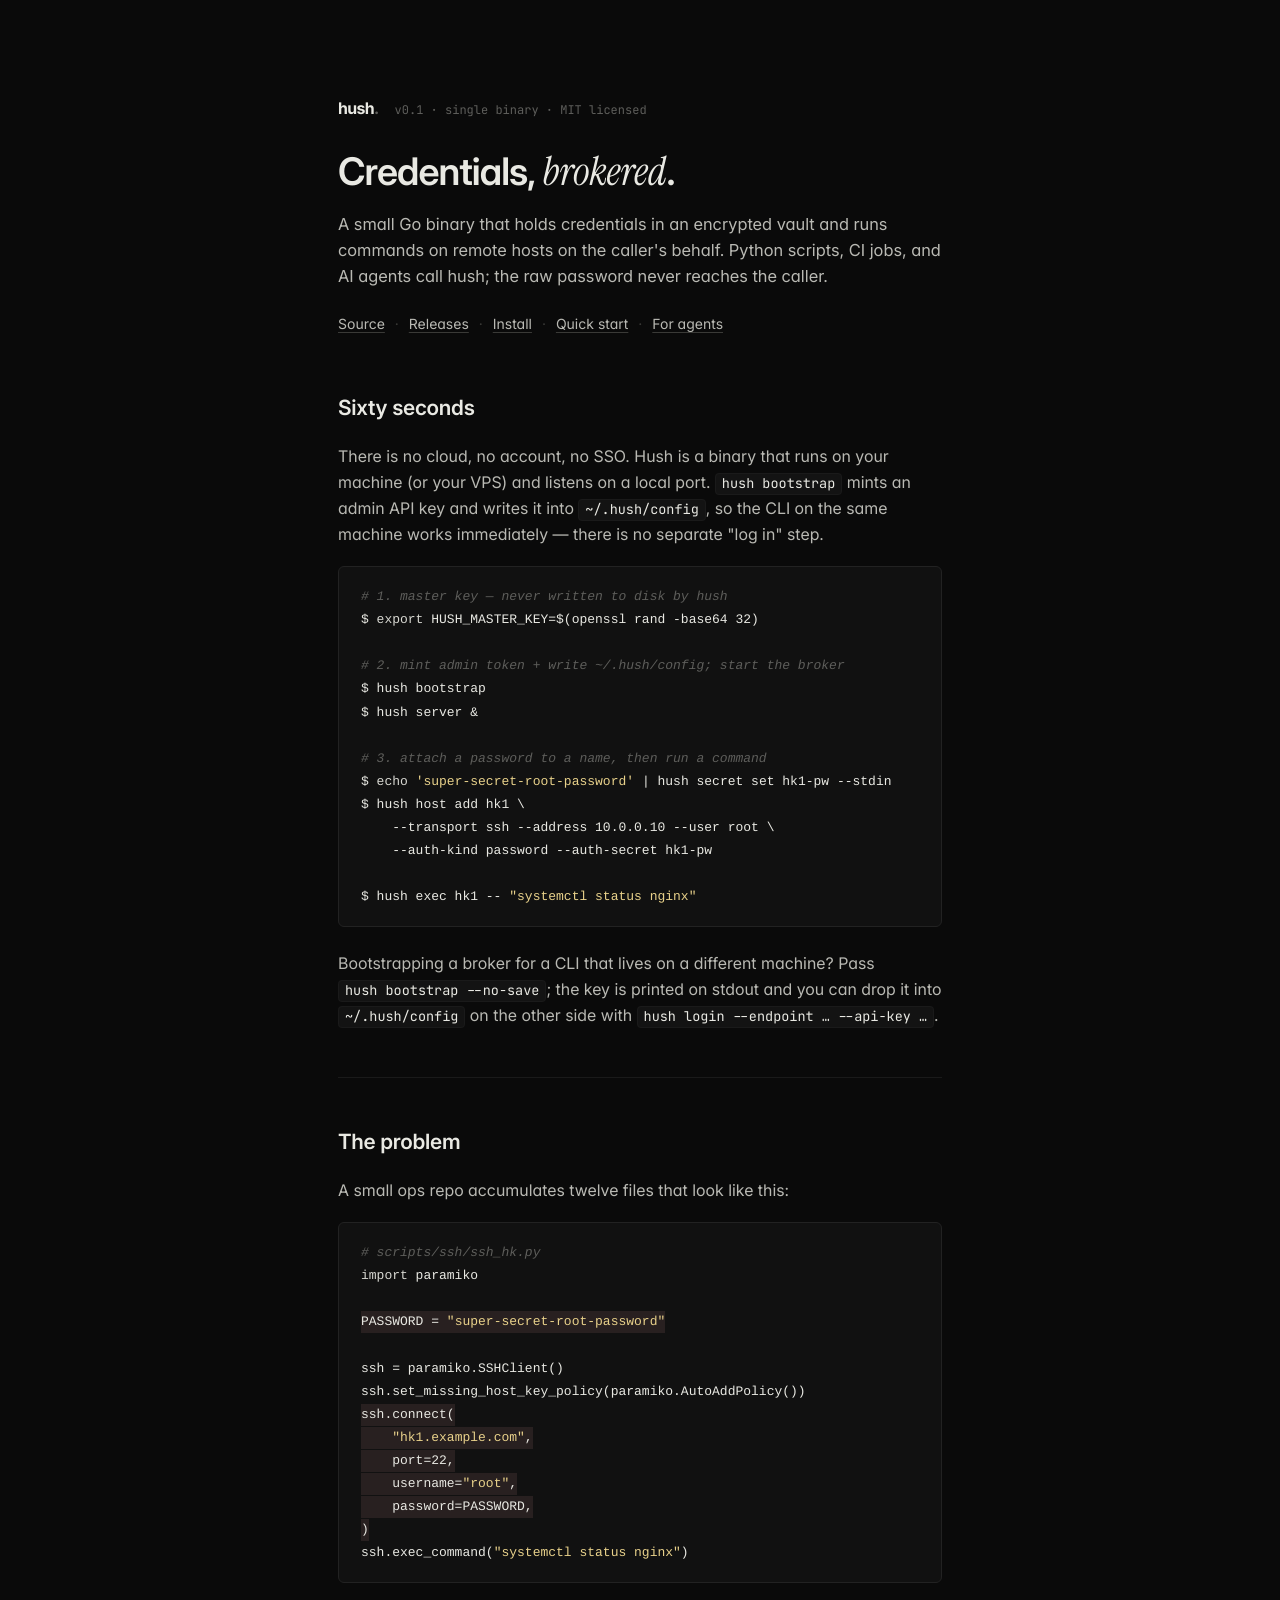
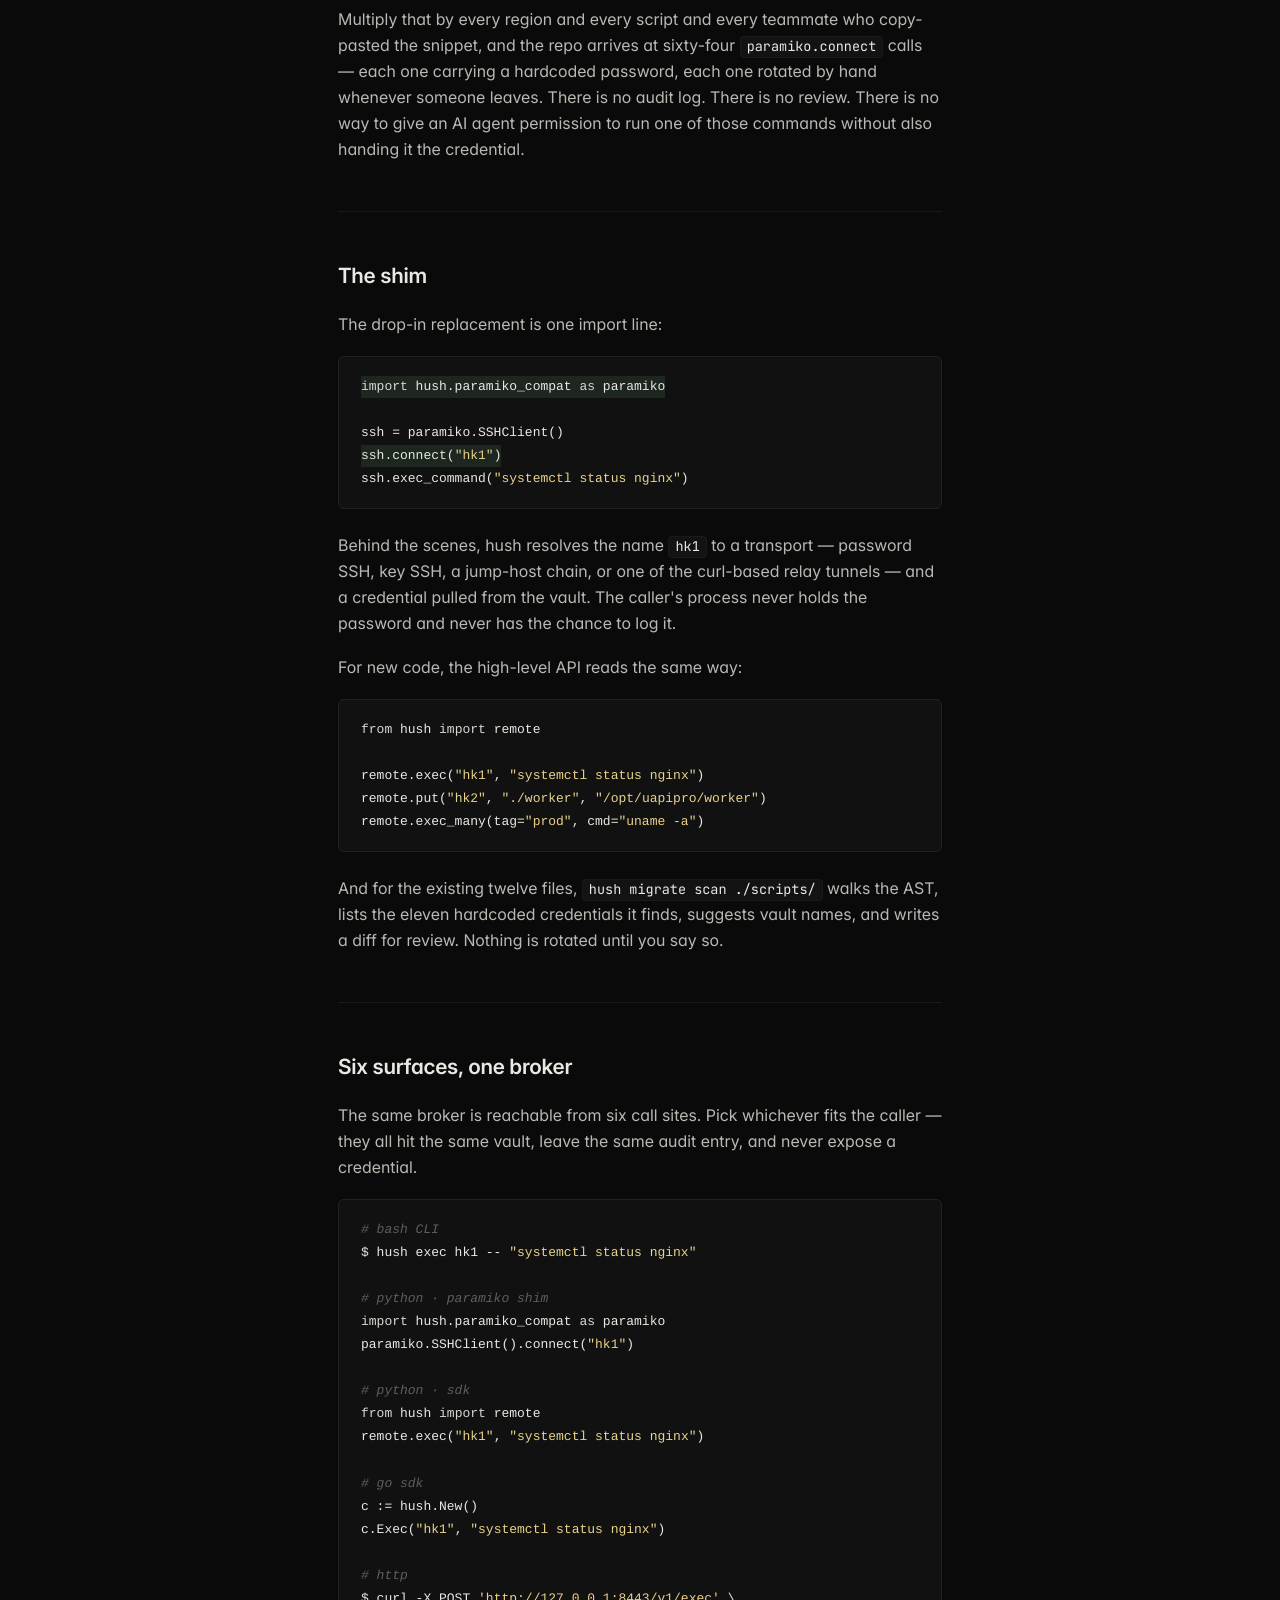
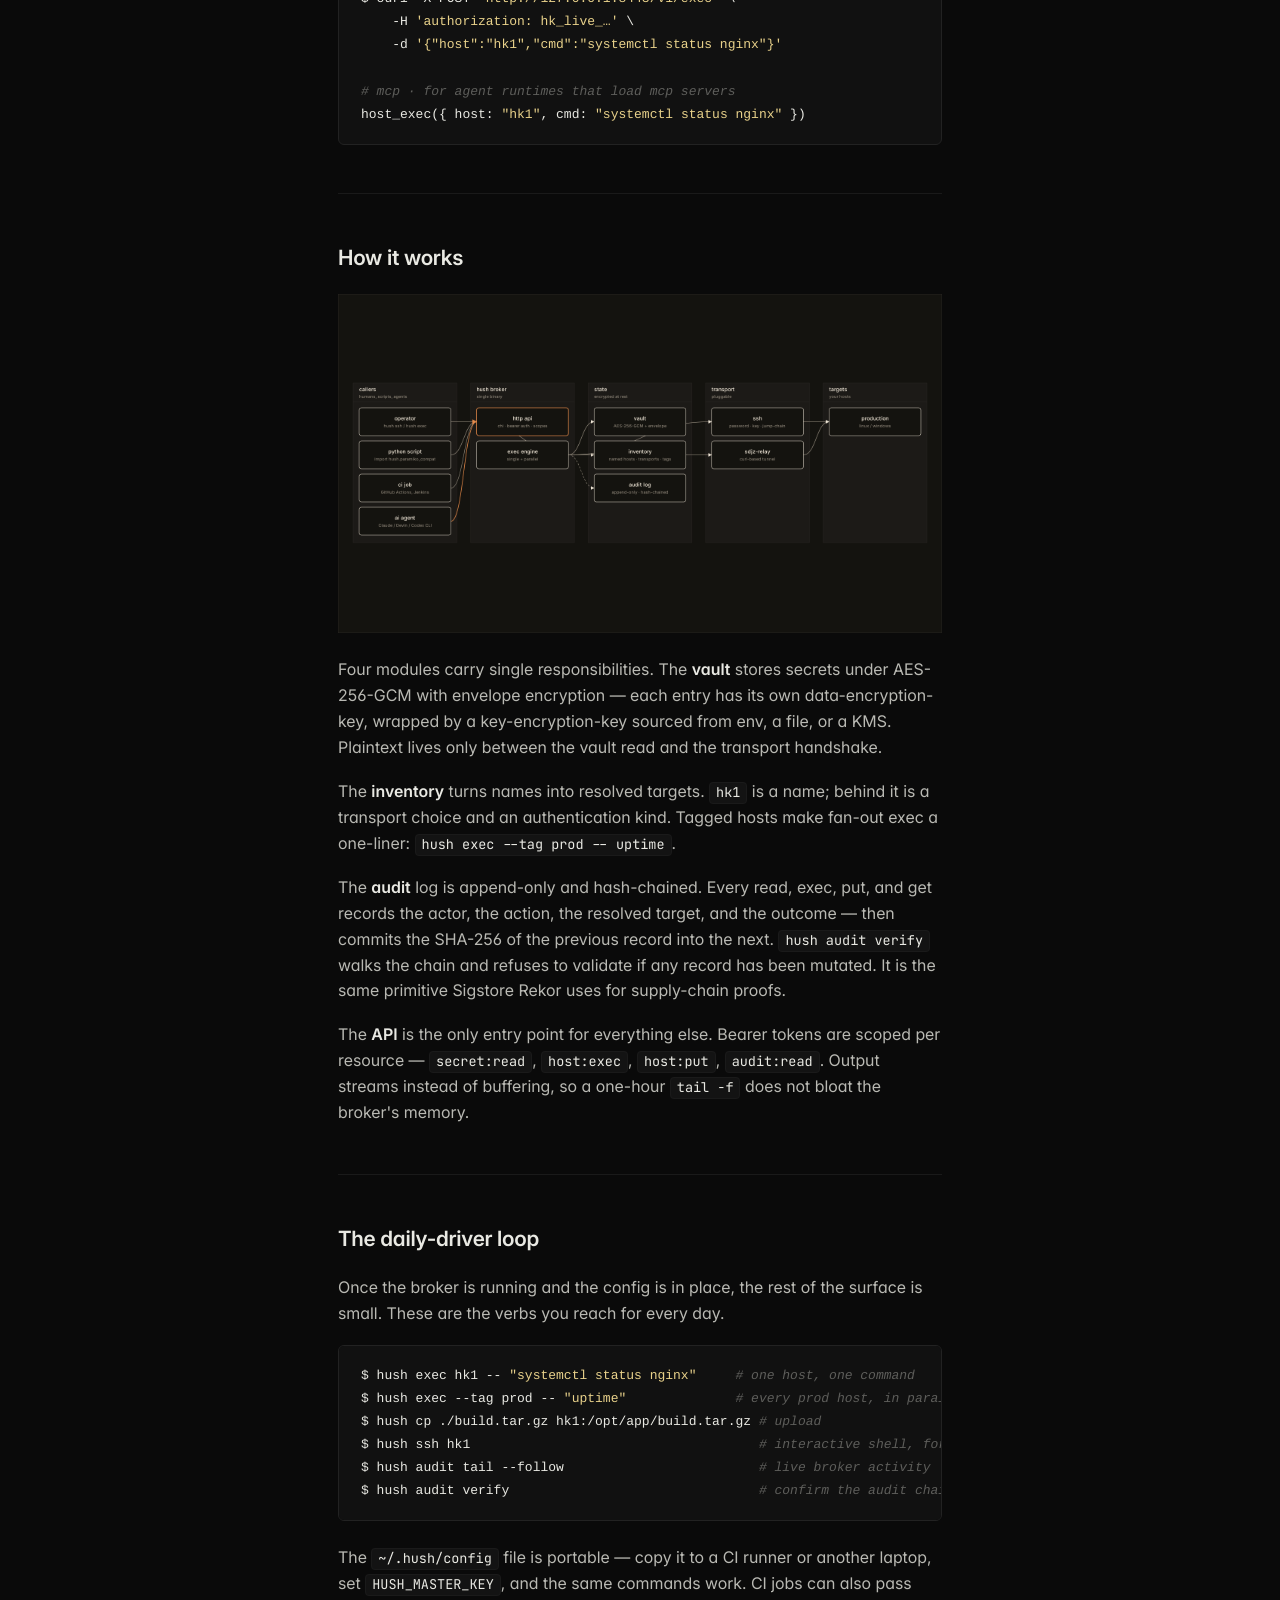
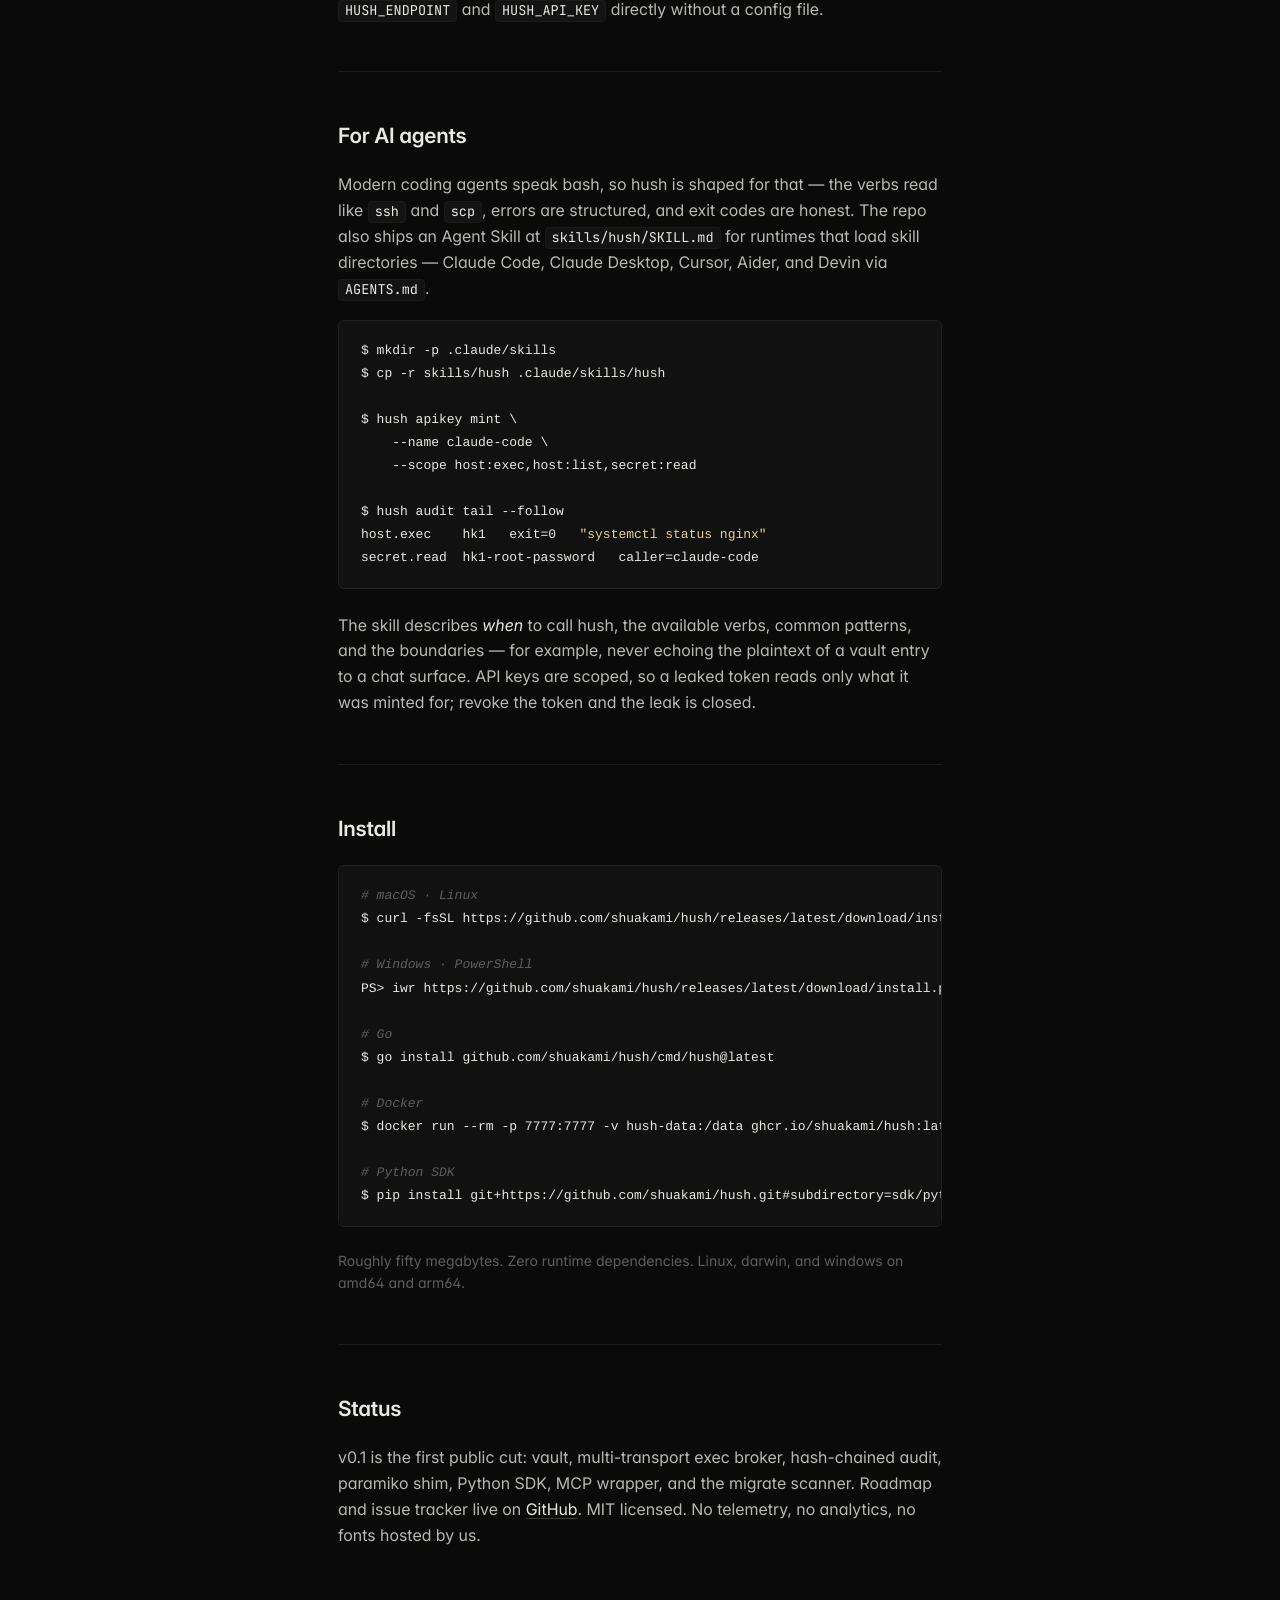
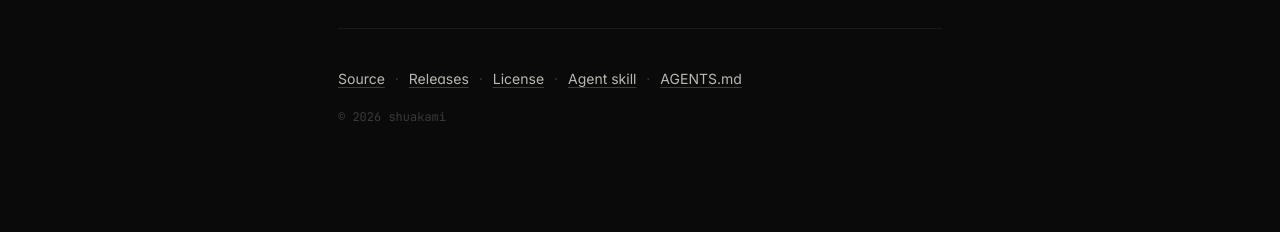
<file: site/index.html>
<!doctype html>
<html lang="en">
<head>
  <meta charset="utf-8">
  <meta name="viewport" content="width=device-width, initial-scale=1, viewport-fit=cover">
  <title>hush — credentials, brokered</title>
  <meta name="description" content="A single Go binary that holds credentials in an encrypted vault and runs commands on remote hosts on the caller's behalf. Python scripts, CI jobs, and AI agents call hush; the raw password never reaches the caller.">

  <meta property="og:title" content="hush — credentials, brokered">
  <meta property="og:description" content="A single Go binary that holds credentials and runs commands on remote hosts on the caller's behalf. Python, CI, and AI agents call hush; the raw password never reaches the caller.">
  <meta property="og:image" content="./assets/og.png">
  <meta property="og:url" content="https://shuakami.github.io/hush/">
  <meta name="twitter:card" content="summary_large_image">

  <link rel="icon" href="./assets/favicon.svg" type="image/svg+xml">
  <link rel="preconnect" href="https://fonts.googleapis.com">
  <link rel="preconnect" href="https://fonts.gstatic.com" crossorigin>
  <link href="https://fonts.googleapis.com/css2?family=Inter:wght@400;500;600;700&family=Instrument+Serif:ital@0;1&family=JetBrains+Mono:wght@400;500&display=swap" rel="stylesheet">
  <link rel="stylesheet" href="./style.css">
</head>
<body>

<article class="doc">

  <header class="doc-head">
    <p class="masthead">
      <a href="./" class="wordmark">hush<span class="dot">.</span></a>
      <span class="masthead-meta">v0.1 · single binary · MIT licensed</span>
    </p>
    <h1>Credentials, <em>brokered</em>.</h1>
    <p class="dek">
      A small Go binary that holds credentials in an encrypted vault and runs commands on remote hosts on the caller's behalf. Python scripts, CI jobs, and AI agents call hush; the raw password never reaches the caller.
    </p>
    <p class="links">
      <a href="https://github.com/shuakami/hush" target="_blank" rel="noopener">Source</a>
      <span class="sep">·</span>
      <a href="https://github.com/shuakami/hush/releases">Releases</a>
      <span class="sep">·</span>
      <a href="#install">Install</a>
      <span class="sep">·</span>
      <a href="#start">Quick start</a>
      <span class="sep">·</span>
      <a href="#agents">For agents</a>
    </p>
  </header>

  <section id="start">
    <h2>Sixty seconds</h2>
    <p>
      There is no cloud, no account, no SSO. Hush is a binary that runs on your machine (or your VPS) and listens on a local port. <code>hush bootstrap</code> mints an admin API key and writes it into <code>~/.hush/config</code>, so the CLI on the same machine works immediately — there is no separate "log in" step.
    </p>
<pre><code><span class="cmt"># 1. master key — never written to disk by hush</span>
$ <span class="kw">export</span> HUSH_MASTER_KEY=$(openssl rand -base64 32)

<span class="cmt"># 2. mint admin token + write ~/.hush/config; start the broker</span>
$ hush bootstrap
$ hush server &

<span class="cmt"># 3. attach a password to a name, then run a command</span>
$ <span class="kw">echo</span> <span class="s">'super-secret-root-password'</span> | hush secret set hk1-pw --stdin
$ hush host add hk1 \
    --transport ssh --address 10.0.0.10 --user root \
    --auth-kind password --auth-secret hk1-pw

$ hush exec hk1 -- <span class="s">"systemctl status nginx"</span></code></pre>
    <p>
      Bootstrapping a broker for a CLI that lives on a different machine? Pass <code>hush bootstrap --no-save</code>; the key is printed on stdout and you can drop it into <code>~/.hush/config</code> on the other side with <code>hush login --endpoint … --api-key …</code>.
    </p>
  </section>

  <section>
    <h2>The problem</h2>
    <p>
      A small ops repo accumulates twelve files that look like this:
    </p>
<pre><code><span class="cmt"># scripts/ssh/ssh_hk.py</span>
<span class="kw">import</span> paramiko

<span class="rm">PASSWORD = <span class="s">"super-secret-root-password"</span></span>

ssh = paramiko.SSHClient()
ssh.set_missing_host_key_policy(paramiko.AutoAddPolicy())
<span class="rm">ssh.connect(</span>
<span class="rm">    <span class="s">"hk1.example.com"</span>,</span>
<span class="rm">    port=22,</span>
<span class="rm">    username=<span class="s">"root"</span>,</span>
<span class="rm">    password=PASSWORD,</span>
<span class="rm">)</span>
ssh.exec_command(<span class="s">"systemctl status nginx"</span>)</code></pre>
    <p>
      Multiply that by every region and every script and every teammate who copy-pasted the snippet, and the repo arrives at sixty-four <code>paramiko.connect</code> calls — each one carrying a hardcoded password, each one rotated by hand whenever someone leaves. There is no audit log. There is no review. There is no way to give an AI agent permission to run one of those commands without also handing it the credential.
    </p>
  </section>

  <section>
    <h2>The shim</h2>
    <p>
      The drop-in replacement is one import line:
    </p>
<pre><code><span class="add"><span class="kw">import</span> hush.paramiko_compat <span class="kw">as</span> paramiko</span>

ssh = paramiko.SSHClient()
<span class="add">ssh.connect(<span class="s">"hk1"</span>)</span>
ssh.exec_command(<span class="s">"systemctl status nginx"</span>)</code></pre>
    <p>
      Behind the scenes, hush resolves the name <code>hk1</code> to a transport — password SSH, key SSH, a jump-host chain, or one of the curl-based relay tunnels — and a credential pulled from the vault. The caller's process never holds the password and never has the chance to log it.
    </p>
    <p>
      For new code, the high-level API reads the same way:
    </p>
<pre><code><span class="kw">from</span> hush <span class="kw">import</span> remote

remote.exec(<span class="s">"hk1"</span>, <span class="s">"systemctl status nginx"</span>)
remote.put(<span class="s">"hk2"</span>, <span class="s">"./worker"</span>, <span class="s">"/opt/uapipro/worker"</span>)
remote.exec_many(tag=<span class="s">"prod"</span>, cmd=<span class="s">"uname -a"</span>)</code></pre>
    <p>
      And for the existing twelve files, <code>hush migrate scan ./scripts/</code> walks the AST, lists the eleven hardcoded credentials it finds, suggests vault names, and writes a diff for review. Nothing is rotated until you say so.
    </p>
  </section>

  <section>
    <h2>Six surfaces, one broker</h2>
    <p>
      The same broker is reachable from six call sites. Pick whichever fits the caller — they all hit the same vault, leave the same audit entry, and never expose a credential.
    </p>
<pre><code><span class="cmt"># bash CLI</span>
$ hush exec hk1 -- <span class="s">"systemctl status nginx"</span>

<span class="cmt"># python · paramiko shim</span>
<span class="kw">import</span> hush.paramiko_compat <span class="kw">as</span> paramiko
paramiko.SSHClient().connect(<span class="s">"hk1"</span>)

<span class="cmt"># python · sdk</span>
<span class="kw">from</span> hush <span class="kw">import</span> remote
remote.exec(<span class="s">"hk1"</span>, <span class="s">"systemctl status nginx"</span>)

<span class="cmt"># go sdk</span>
c := hush.New()
c.Exec(<span class="s">"hk1"</span>, <span class="s">"systemctl status nginx"</span>)

<span class="cmt"># http</span>
$ curl -X POST <span class="s">'http://127.0.0.1:8443/v1/exec'</span> \
    -H <span class="s">'authorization: hk_live_…'</span> \
    -d <span class="s">'{"host":"hk1","cmd":"systemctl status nginx"}'</span>

<span class="cmt"># mcp · for agent runtimes that load mcp servers</span>
host_exec({ host: <span class="s">"hk1"</span>, cmd: <span class="s">"systemctl status nginx"</span> })</code></pre>
  </section>

  <section>
    <h2>How it works</h2>
    <figure>
      <img src="./assets/architecture.png" alt="hush architecture: callers talk to a single broker that resolves through vault, inventory, audit, and api before dispatching through transports to targets" loading="lazy">
    </figure>
    <p>
      Four modules carry single responsibilities. The <strong>vault</strong> stores secrets under AES-256-GCM with envelope encryption — each entry has its own data-encryption-key, wrapped by a key-encryption-key sourced from env, a file, or a KMS. Plaintext lives only between the vault read and the transport handshake.
    </p>
    <p>
      The <strong>inventory</strong> turns names into resolved targets. <code>hk1</code> is a name; behind it is a transport choice and an authentication kind. Tagged hosts make fan-out exec a one-liner: <code>hush exec --tag prod -- uptime</code>.
    </p>
    <p>
      The <strong>audit</strong> log is append-only and hash-chained. Every read, exec, put, and get records the actor, the action, the resolved target, and the outcome — then commits the SHA-256 of the previous record into the next. <code>hush audit verify</code> walks the chain and refuses to validate if any record has been mutated. It is the same primitive Sigstore Rekor uses for supply-chain proofs.
    </p>
    <p>
      The <strong>API</strong> is the only entry point for everything else. Bearer tokens are scoped per resource — <code>secret:read</code>, <code>host:exec</code>, <code>host:put</code>, <code>audit:read</code>. Output streams instead of buffering, so a one-hour <code>tail&nbsp;-f</code> does not bloat the broker's memory.
    </p>
  </section>

  <section>
    <h2>The daily-driver loop</h2>
    <p>
      Once the broker is running and the config is in place, the rest of the surface is small. These are the verbs you reach for every day.
    </p>
<pre><code>$ hush exec hk1 -- <span class="s">"systemctl status nginx"</span>     <span class="cmt"># one host, one command</span>
$ hush exec --tag prod -- <span class="s">"uptime"</span>              <span class="cmt"># every prod host, in parallel</span>
$ hush cp ./build.tar.gz hk1:/opt/app/build.tar.gz <span class="cmt"># upload</span>
$ hush ssh hk1                                     <span class="cmt"># interactive shell, for humans</span>
$ hush audit tail --follow                         <span class="cmt"># live broker activity</span>
$ hush audit verify                                <span class="cmt"># confirm the audit chain is intact</span></code></pre>
    <p>
      The <code>~/.hush/config</code> file is portable — copy it to a CI runner or another laptop, set <code>HUSH_MASTER_KEY</code>, and the same commands work. CI jobs can also pass <code>HUSH_ENDPOINT</code> and <code>HUSH_API_KEY</code> directly without a config file.
    </p>
  </section>

  <section id="agents">
    <h2>For AI agents</h2>
    <p>
      Modern coding agents speak bash, so hush is shaped for that — the verbs read like <code>ssh</code> and <code>scp</code>, errors are structured, and exit codes are honest. The repo also ships an Agent Skill at <code>skills/hush/SKILL.md</code> for runtimes that load skill directories — Claude Code, Claude Desktop, Cursor, Aider, and Devin via <code>AGENTS.md</code>.
    </p>
<pre><code>$ mkdir -p .claude/skills
$ cp -r skills/hush .claude/skills/hush

$ hush apikey mint \
    --name claude-code \
    --scope host:exec,host:list,secret:read

$ hush audit tail --follow
host.exec    hk1   exit=0   <span class="s">"systemctl status nginx"</span>
secret.read  hk1-root-password   caller=claude-code</code></pre>
    <p>
      The skill describes <em>when</em> to call hush, the available verbs, common patterns, and the boundaries — for example, never echoing the plaintext of a vault entry to a chat surface. API keys are scoped, so a leaked token reads only what it was minted for; revoke the token and the leak is closed.
    </p>
  </section>

  <section id="install">
    <h2>Install</h2>
<pre><code><span class="cmt"># macOS · Linux</span>
$ curl -fsSL https://github.com/shuakami/hush/releases/latest/download/install.sh | sh

<span class="cmt"># Windows · PowerShell</span>
PS&gt; iwr https://github.com/shuakami/hush/releases/latest/download/install.ps1 -useb | iex

<span class="cmt"># Go</span>
$ go install github.com/shuakami/hush/cmd/hush@latest

<span class="cmt"># Docker</span>
$ docker run --rm -p 7777:7777 -v hush-data:/data ghcr.io/shuakami/hush:latest

<span class="cmt"># Python SDK</span>
$ pip install git+https://github.com/shuakami/hush.git#subdirectory=sdk/python</code></pre>
    <p class="muted">
      Roughly fifty megabytes. Zero runtime dependencies. Linux, darwin, and windows on amd64 and arm64.
    </p>
  </section>

  <section>
    <h2>Status</h2>
    <p>
      v0.1 is the first public cut: vault, multi-transport exec broker, hash-chained audit, paramiko shim, Python SDK, MCP wrapper, and the migrate scanner. Roadmap and issue tracker live on <a href="https://github.com/shuakami/hush" target="_blank" rel="noopener">GitHub</a>. MIT licensed. No telemetry, no analytics, no fonts hosted by us.
    </p>
  </section>

  <footer class="doc-foot">
    <p>
      <a href="https://github.com/shuakami/hush" target="_blank" rel="noopener">Source</a>
      <span class="sep">·</span>
      <a href="https://github.com/shuakami/hush/releases">Releases</a>
      <span class="sep">·</span>
      <a href="https://github.com/shuakami/hush/blob/main/LICENSE">License</a>
      <span class="sep">·</span>
      <a href="https://github.com/shuakami/hush/blob/main/skills/hush/SKILL.md">Agent skill</a>
      <span class="sep">·</span>
      <a href="https://github.com/shuakami/hush/blob/main/AGENTS.md">AGENTS.md</a>
    </p>
    <p class="fine">© <span id="year">2026</span> shuakami</p>
  </footer>

</article>

<script>
  document.getElementById('year').textContent = new Date().getFullYear();
</script>
</body>
</html>
</file>
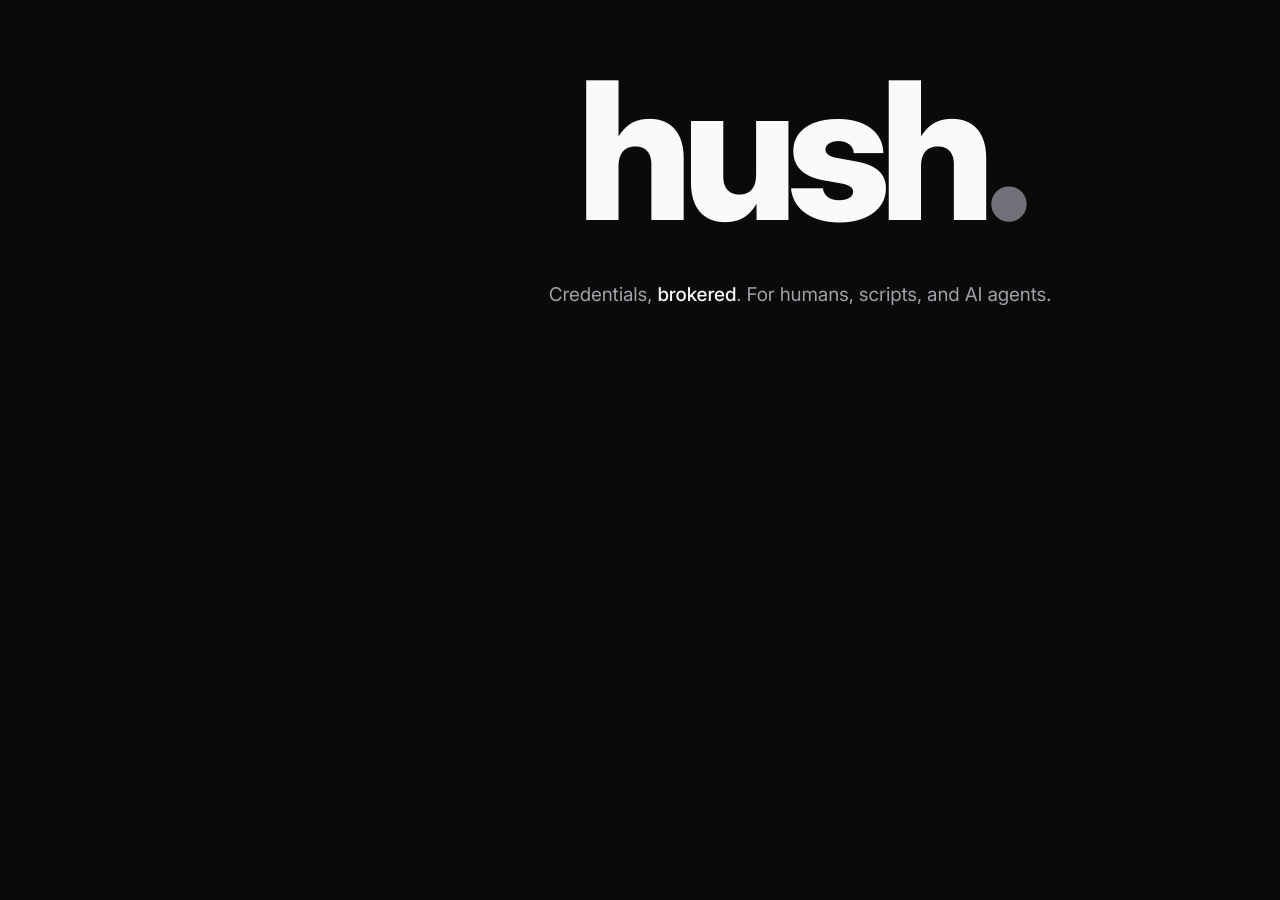
<file: .github/assets/banner.html>
<!doctype html>
<html lang="en">
<head>
<meta charset="utf-8">
<title>hush banner</title>
<link rel="preconnect" href="https://fonts.googleapis.com">
<link rel="preconnect" href="https://fonts.gstatic.com" crossorigin>
<link href="https://fonts.googleapis.com/css2?family=Inter:wght@400;500;600;700;800;900&display=swap" rel="stylesheet">
<style>
  * { box-sizing: border-box; margin: 0; padding: 0; }
  html, body { background: #0a0a0a; }
  body {
    width: 1600px;
    height: 360px;
    display: flex;
    flex-direction: column;
    align-items: center;
    justify-content: center;
    font-family: 'Inter', -apple-system, BlinkMacSystemFont, system-ui, sans-serif;
    -webkit-font-smoothing: antialiased;
    -moz-osx-font-smoothing: grayscale;
    text-rendering: geometricPrecision;
  }
  .wordmark {
    font-size: 192px;
    font-weight: 800;
    color: #fafafa;
    letter-spacing: -0.055em;
    line-height: 1;
  }
  .wordmark .stop { color: #71717a; }
  .tagline {
    margin-top: 36px;
    font-size: 19px;
    font-weight: 400;
    color: #a1a1aa;
    letter-spacing: -0.005em;
  }
  .tagline .em { color: #fafafa; font-weight: 500; }
</style>
</head>
<body>
  <div class="wordmark">hush<span class="stop">.</span></div>
  <div class="tagline">Credentials, <span class="em">brokered</span>. For humans, scripts, and AI agents.</div>
</body>
</html>
</file>
<file: site/style.css>
/* hush — landing page
 *
 * Document, not deck. One narrow column, normal type sizes, no card chrome,
 * no all-caps kickers. The page reads like a small README rendered with care.
 */

:root {
  --bg:    #0a0a0a;
  --code:  #111111;
  --line:  #222222;
  --line-soft: #1a1a1a;
  --fg:    #e9e9e3;
  --fg-mid: #b9b9b3;
  --fg-mute: #8a8a86;
  --fg-soft: #5e5e5b;
  --fg-faint: #3a3a37;
  --add:    #88e69e;
  --rm:     #f1a3a3;
  --acc:    #e9d28b;

  --col: 660px;

  --f-sans: 'Inter', -apple-system, BlinkMacSystemFont, system-ui, 'Segoe UI', sans-serif;
  --f-serif: 'Instrument Serif', 'Times New Roman', serif;
  --f-mono: 'JetBrains Mono', ui-monospace, SFMono-Regular, Menlo, Consolas, monospace;
}

* { box-sizing: border-box; }

html { -webkit-text-size-adjust: 100%; }
html, body {
  margin: 0;
  padding: 0;
  background: var(--bg);
  color: var(--fg);
  font-family: var(--f-sans);
  font-size: 16px;
  line-height: 1.62;
  -webkit-font-smoothing: antialiased;
  -moz-osx-font-smoothing: grayscale;
  text-rendering: geometricPrecision;
  font-feature-settings: "ss01", "cv11";
}

a {
  color: var(--fg);
  text-decoration: underline;
  text-decoration-color: var(--fg-faint);
  text-underline-offset: 3px;
  text-decoration-thickness: 1px;
  transition: text-decoration-color 120ms ease;
}
a:hover { text-decoration-color: var(--fg); }

::selection { background: rgba(233, 210, 139, 0.25); }

/* ─── document container ─────────────────────────────────────── */

.doc {
  max-width: var(--col);
  margin: 0 auto;
  padding: 96px 28px 96px;
}

/* ─── masthead ───────────────────────────────────────────────── */

.doc-head { margin-bottom: 56px; }

.masthead {
  display: flex;
  align-items: baseline;
  gap: 16px;
  margin: 0 0 28px;
  font-size: 14px;
  color: var(--fg-mute);
}
.wordmark {
  font-family: var(--f-sans);
  font-weight: 700;
  font-size: 16px;
  letter-spacing: -0.04em;
  color: var(--fg);
  text-decoration: none;
}
.wordmark .dot { color: var(--fg-soft); }
.masthead-meta {
  font-family: var(--f-mono);
  font-size: 12px;
  color: var(--fg-soft);
  letter-spacing: 0;
}

.doc-head h1 {
  margin: 0 0 16px;
  font-family: var(--f-sans);
  font-weight: 600;
  font-size: 38px;
  line-height: 1.12;
  letter-spacing: -0.024em;
  color: var(--fg);
}
.doc-head h1 em {
  font-family: var(--f-serif);
  font-style: italic;
  font-weight: 400;
  font-size: 1.05em;
  letter-spacing: -0.005em;
  color: var(--fg);
}

.dek {
  margin: 0 0 24px;
  font-size: 16.5px;
  line-height: 1.6;
  color: var(--fg-mid);
}

.links {
  margin: 0;
  font-size: 14px;
  color: var(--fg-mute);
}
.links a { color: var(--fg-mid); text-decoration-color: var(--fg-faint); }
.links a:hover { color: var(--fg); }
.links .sep,
.doc-foot .sep { color: var(--fg-faint); margin: 0 6px; }

/* ─── body sections ──────────────────────────────────────────── */

section { margin-top: 48px; }
section + section { border-top: 1px solid var(--line-soft); padding-top: 48px; }

h2 {
  margin: 0 0 18px;
  font-family: var(--f-sans);
  font-weight: 600;
  font-size: 21px;
  letter-spacing: -0.012em;
  color: var(--fg);
}
h3 {
  margin: 24px 0 8px;
  font-family: var(--f-sans);
  font-weight: 600;
  font-size: 16px;
  color: var(--fg);
}

p {
  margin: 0 0 18px;
  color: var(--fg-mid);
  font-size: 16px;
}
p strong { color: var(--fg); font-weight: 600; }
p em { font-style: italic; color: var(--fg); }

p code,
li code {
  font-family: var(--f-mono);
  font-size: 13.5px;
  color: var(--fg);
  background: rgba(255, 255, 255, 0.04);
  border: 1px solid var(--line-soft);
  padding: 1px 6px;
  border-radius: 4px;
  letter-spacing: 0;
  white-space: nowrap;
}

p.muted {
  font-size: 14px;
  color: var(--fg-soft);
}

ul, ol {
  margin: 0 0 18px;
  padding-left: 22px;
  color: var(--fg-mid);
}
li { margin-bottom: 6px; }

/* ─── code blocks ────────────────────────────────────────────── */

pre {
  margin: 0 0 24px;
  padding: 18px 22px;
  background: var(--code);
  border: 1px solid var(--line);
  border-radius: 6px;
  font-family: var(--f-mono);
  font-size: 13px;
  line-height: 1.7;
  color: var(--fg);
  overflow-x: auto;
  white-space: pre;
  font-feature-settings: "calt" 0;
}
pre code { white-space: pre; }
pre .kw  { color: #d8d8d2; font-weight: 500; }
pre .s   { color: var(--acc); }
pre .cmt { color: var(--fg-soft); font-style: italic; }
pre .rm  { background: rgba(241, 163, 163, 0.10); color: var(--fg); display: inline-block; }
pre .add { background: rgba(136, 230, 158, 0.10); color: var(--fg); display: inline-block; }

/* ─── figure ─────────────────────────────────────────────────── */

figure {
  margin: 8px 0 24px;
  padding: 0;
  text-align: center;
}
figure img {
  max-width: 100%;
  height: auto;
  display: block;
  margin: 0 auto;
}

/* ─── footer ─────────────────────────────────────────────────── */

.doc-foot {
  margin-top: 80px;
  padding-top: 40px;
  border-top: 1px solid var(--line-soft);
}
.doc-foot p {
  margin: 0 0 8px;
  font-size: 14px;
  color: var(--fg-mute);
}
.doc-foot p.fine {
  font-family: var(--f-mono);
  font-size: 12px;
  color: var(--fg-faint);
  margin-top: 16px;
  letter-spacing: 0;
}
.doc-foot a { color: var(--fg-mid); }
.doc-foot a:hover { color: var(--fg); }

/* ─── small screens ──────────────────────────────────────────── */

@media (max-width: 540px) {
  .doc { padding: 64px 22px 80px; }
  .doc-head h1 { font-size: 32px; }
  pre { padding: 14px 16px; font-size: 12.5px; }
  .masthead { flex-wrap: wrap; gap: 6px 14px; }
}
</file>
